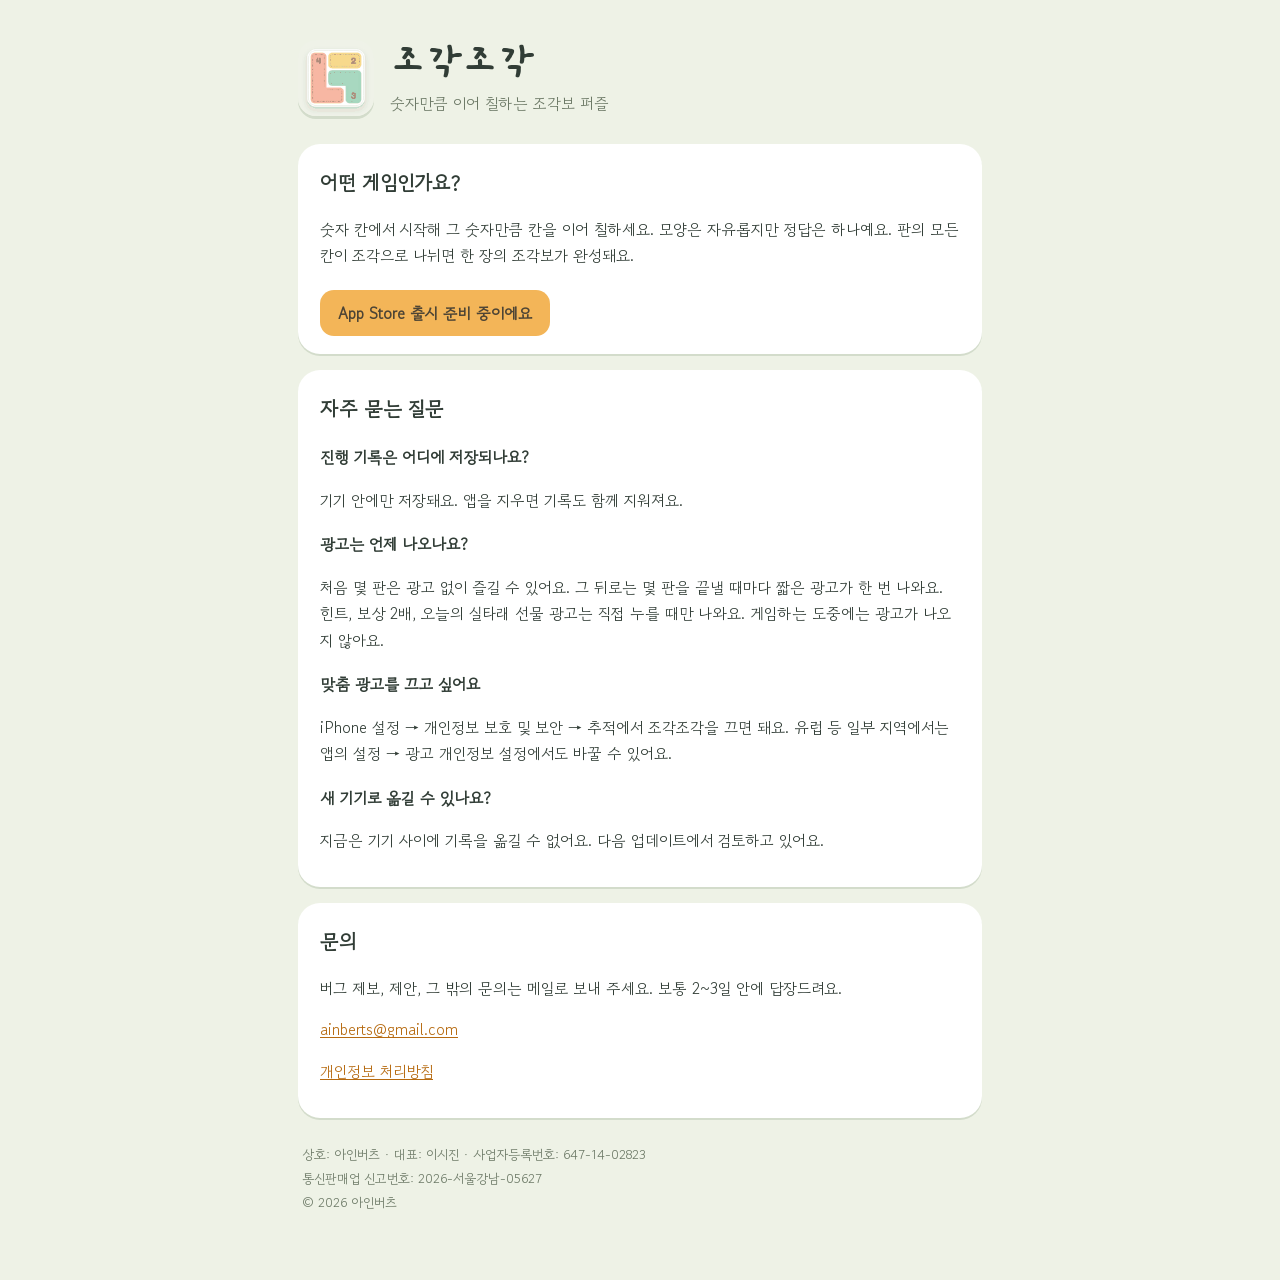
<file: jogakjogak/index.html>
<!doctype html>
<html lang="ko">
<head>
<meta charset="utf-8">
<meta name="viewport" content="width=device-width, initial-scale=1">
<title>조각조각 · 고객 지원</title>
<meta name="description" content="조각조각 — 숫자만큼 이어 칠하는 조각보 퍼즐. 고객 지원과 문의.">
<link rel="icon" href="icon.png">
<link rel="preconnect" href="https://fonts.googleapis.com">
<link rel="preconnect" href="https://fonts.gstatic.com" crossorigin>
<link rel="stylesheet" href="https://fonts.googleapis.com/css2?family=Gaegu:wght@700&family=Gowun+Dodum&display=swap">
<link rel="stylesheet" href="style.css">
</head>
<body>
<main>
  <header class="top">
    <img src="icon.png" alt="조각조각 앱 아이콘">
    <div><h1>조각조각</h1><p class="tagline">숫자만큼 이어 칠하는 조각보 퍼즐</p></div>
  </header>

  <section>
    <h2>어떤 게임인가요?</h2>
    <p>숫자 칸에서 시작해 그 숫자만큼 칸을 이어 칠하세요. 모양은 자유롭지만 정답은 하나예요.
      판의 모든 칸이 조각으로 나뉘면 한 장의 조각보가 완성돼요.</p>
    <p class="btn" style="display:inline-block;margin:6px 0 0;opacity:.85">App Store 출시 준비 중이에요</p>
  </section>

  <section>
    <h2>자주 묻는 질문</h2>
    <h3>진행 기록은 어디에 저장되나요?</h3>
    <p>기기 안에만 저장돼요. 앱을 지우면 기록도 함께 지워져요.</p>
    <h3>광고는 언제 나오나요?</h3>
    <p>처음 몇 판은 광고 없이 즐길 수 있어요. 그 뒤로는 몇 판을 끝낼 때마다 짧은 광고가 한 번 나와요.
      힌트, 보상 2배, 오늘의 실타래 선물 광고는 직접 누를 때만 나와요. 게임하는 도중에는 광고가 나오지 않아요.</p>
    <h3>맞춤 광고를 끄고 싶어요</h3>
    <p>iPhone 설정 → 개인정보 보호 및 보안 → 추적에서 조각조각을 끄면 돼요. 유럽 등 일부 지역에서는 앱의 설정 → 광고 개인정보 설정에서도 바꿀 수 있어요.</p>
    <h3>새 기기로 옮길 수 있나요?</h3>
    <p>지금은 기기 사이에 기록을 옮길 수 없어요. 다음 업데이트에서 검토하고 있어요.</p>
  </section>

  <section>
    <h2>문의</h2>
    <p>버그 제보, 제안, 그 밖의 문의는 메일로 보내 주세요. 보통 2~3일 안에 답장드려요.</p>
    <p><a href="mailto:ainberts@gmail.com">ainberts@gmail.com</a></p>
    <p><a href="privacy.html">개인정보 처리방침</a></p>
  </section>

  <footer>
    <p>상호: 아인버츠 · 대표: 이시진 · 사업자등록번호: 647-14-02823</p>
    <p>통신판매업 신고번호: 2026-서울강남-05627</p>
    <p>© 2026 아인버츠</p>
  </footer>
</main>
</body>
</html>
</file>
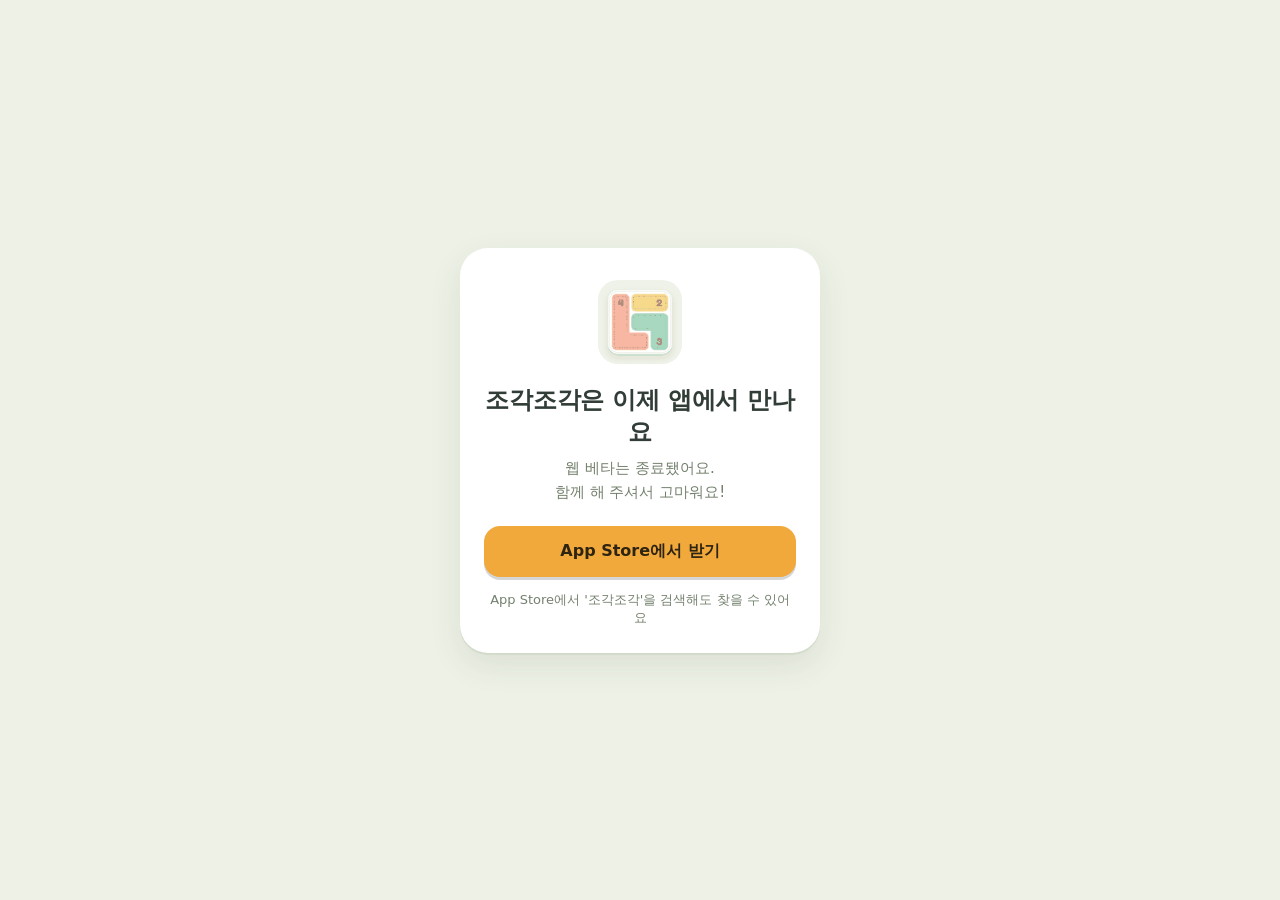
<file: jogakjogak/play/index.html>
<!doctype html>
<html lang="ko">
<head>
<meta charset="utf-8">
<meta name="viewport" content="width=device-width, initial-scale=1, viewport-fit=cover">
<meta name="robots" content="noindex">
<meta name="theme-color" content="#eef2e6">
<title>조각조각 · 앱에서 만나요</title>
<link rel="icon" href="../icon.png">
<link rel="apple-touch-icon" href="../icon.png">
<style>
  :root { --bg: #eef2e6; --surface: #fff; --ink: #313d36; --muted: #74816e; --line: #d3dccb; --accent: #f2a93b; --accent-ink: #2e2412; }
  * { box-sizing: border-box; }
  html, body { height: 100%; margin: 0; }
  body {
    display: grid; place-items: center; padding: 24px 16px; background: var(--bg); color: var(--ink);
    font-family: "Apple SD Gothic Neo", "Malgun Gothic", system-ui, sans-serif; text-align: center;
  }
  .card { width: 100%; max-width: 360px; padding: 32px 24px 26px; border-radius: 28px; background: var(--surface); box-shadow: 0 2px 0 var(--line), 0 12px 32px rgba(49, 61, 54, .1); }
  img { width: 84px; height: 84px; border-radius: 20px; }
  h1 { margin: 16px 0 8px; font-size: 24px; letter-spacing: -.01em; }
  p { margin: 0; color: var(--muted); font-size: 15px; line-height: 1.6; }
  a.btn {
    display: block; margin-top: 22px; padding: 15px 18px; border-radius: 16px; background: var(--accent); color: var(--accent-ink);
    font-weight: 700; font-size: 16px; text-decoration: none; box-shadow: 0 3px 0 rgba(0, 0, 0, .16);
  }
  small { display: block; margin-top: 14px; color: var(--muted); font-size: 13px; }
</style>
</head>
<body>
  <main class="card">
    <img src="../icon.png" alt="">
    <h1>조각조각은 이제 앱에서 만나요</h1>
    <p>웹 베타는 종료됐어요.<br>함께 해 주셔서 고마워요!</p>
    <a class="btn" href="https://apps.apple.com/kr/app/id6820933439">App Store에서 받기</a>
    <small>App Store에서 '조각조각'을 검색해도 찾을 수 있어요</small>
  </main>
</body>
</html>
</file>
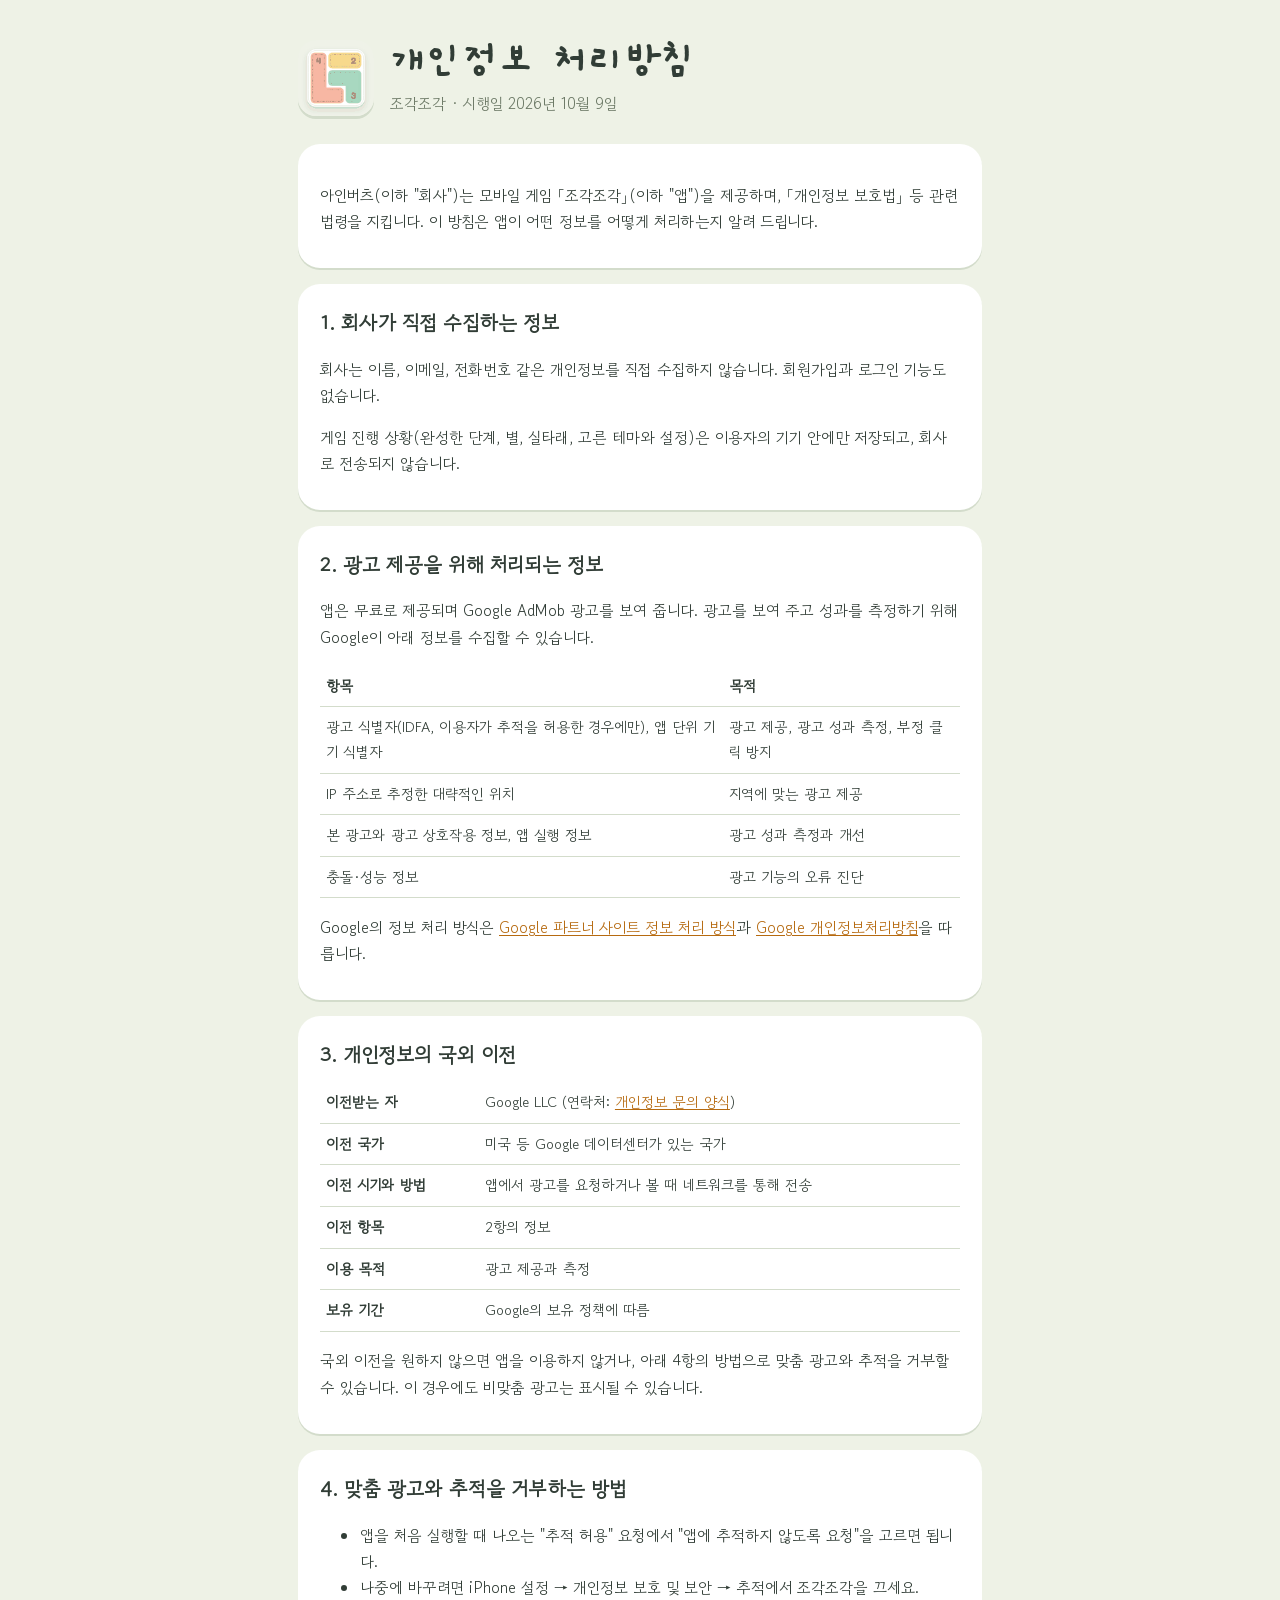
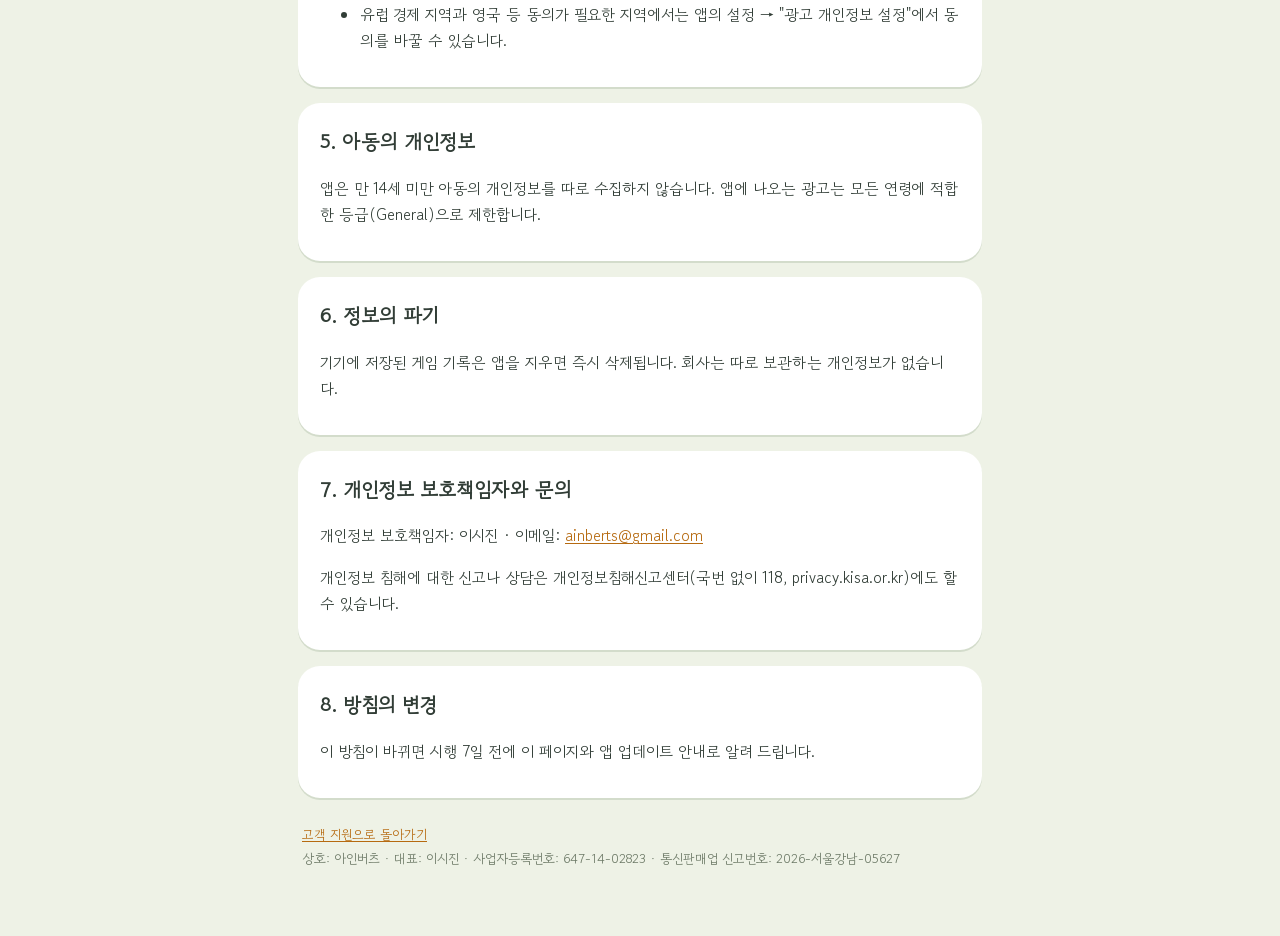
<file: jogakjogak/privacy.html>
<!doctype html>
<html lang="ko">
<head>
<meta charset="utf-8">
<meta name="viewport" content="width=device-width, initial-scale=1">
<title>조각조각 · 개인정보 처리방침</title>
<link rel="icon" href="icon.png">
<link rel="preconnect" href="https://fonts.googleapis.com">
<link rel="preconnect" href="https://fonts.gstatic.com" crossorigin>
<link rel="stylesheet" href="https://fonts.googleapis.com/css2?family=Gaegu:wght@700&family=Gowun+Dodum&display=swap">
<link rel="stylesheet" href="style.css">
</head>
<body>
<main>
  <header class="top">
    <img src="icon.png" alt="조각조각 앱 아이콘">
    <div><h1>개인정보 처리방침</h1><p class="tagline">조각조각 · 시행일 2026년 10월 9일</p></div>
  </header>

  <section>
    <p>아인버츠(이하 "회사")는 모바일 게임 「조각조각」(이하 "앱")을 제공하며, 「개인정보 보호법」 등 관련 법령을 지킵니다.
      이 방침은 앱이 어떤 정보를 어떻게 처리하는지 알려 드립니다.</p>
  </section>

  <section>
    <h2>1. 회사가 직접 수집하는 정보</h2>
    <p>회사는 이름, 이메일, 전화번호 같은 개인정보를 직접 수집하지 않습니다. 회원가입과 로그인 기능도 없습니다.</p>
    <p>게임 진행 상황(완성한 단계, 별, 실타래, 고른 테마와 설정)은 이용자의 기기 안에만 저장되고, 회사로 전송되지 않습니다.</p>
  </section>

  <section>
    <h2>2. 광고 제공을 위해 처리되는 정보</h2>
    <p>앱은 무료로 제공되며 Google AdMob 광고를 보여 줍니다. 광고를 보여 주고 성과를 측정하기 위해 Google이 아래 정보를 수집할 수 있습니다.</p>
    <div class="wrap"><table>
      <tr><th>항목</th><th>목적</th></tr>
      <tr><td>광고 식별자(IDFA, 이용자가 추적을 허용한 경우에만), 앱 단위 기기 식별자</td><td>광고 제공, 광고 성과 측정, 부정 클릭 방지</td></tr>
      <tr><td>IP 주소로 추정한 대략적인 위치</td><td>지역에 맞는 광고 제공</td></tr>
      <tr><td>본 광고와 광고 상호작용 정보, 앱 실행 정보</td><td>광고 성과 측정과 개선</td></tr>
      <tr><td>충돌·성능 정보</td><td>광고 기능의 오류 진단</td></tr>
    </table></div>
    <p>Google의 정보 처리 방식은 <a href="https://policies.google.com/technologies/partner-sites?hl=ko">Google 파트너 사이트 정보 처리 방식</a>과
      <a href="https://policies.google.com/privacy?hl=ko">Google 개인정보처리방침</a>을 따릅니다.</p>
  </section>

  <section>
    <h2>3. 개인정보의 국외 이전</h2>
    <div class="wrap"><table>
      <tr><th>이전받는 자</th><td>Google LLC (연락처: <a href="https://support.google.com/policies/contact/general_privacy_form">개인정보 문의 양식</a>)</td></tr>
      <tr><th>이전 국가</th><td>미국 등 Google 데이터센터가 있는 국가</td></tr>
      <tr><th>이전 시기와 방법</th><td>앱에서 광고를 요청하거나 볼 때 네트워크를 통해 전송</td></tr>
      <tr><th>이전 항목</th><td>2항의 정보</td></tr>
      <tr><th>이용 목적</th><td>광고 제공과 측정</td></tr>
      <tr><th>보유 기간</th><td>Google의 보유 정책에 따름</td></tr>
    </table></div>
    <p>국외 이전을 원하지 않으면 앱을 이용하지 않거나, 아래 4항의 방법으로 맞춤 광고와 추적을 거부할 수 있습니다.
      이 경우에도 비맞춤 광고는 표시될 수 있습니다.</p>
  </section>

  <section>
    <h2>4. 맞춤 광고와 추적을 거부하는 방법</h2>
    <ul>
      <li>앱을 처음 실행할 때 나오는 "추적 허용" 요청에서 "앱에 추적하지 않도록 요청"을 고르면 됩니다.</li>
      <li>나중에 바꾸려면 iPhone 설정 → 개인정보 보호 및 보안 → 추적에서 조각조각을 끄세요.</li>
      <li>유럽 경제 지역과 영국 등 동의가 필요한 지역에서는 앱의 설정 → "광고 개인정보 설정"에서 동의를 바꿀 수 있습니다.</li>
    </ul>
  </section>

  <section>
    <h2>5. 아동의 개인정보</h2>
    <p>앱은 만 14세 미만 아동의 개인정보를 따로 수집하지 않습니다. 앱에 나오는 광고는 모든 연령에 적합한 등급(General)으로 제한합니다.</p>
  </section>

  <section>
    <h2>6. 정보의 파기</h2>
    <p>기기에 저장된 게임 기록은 앱을 지우면 즉시 삭제됩니다. 회사는 따로 보관하는 개인정보가 없습니다.</p>
  </section>

  <section>
    <h2>7. 개인정보 보호책임자와 문의</h2>
    <p>개인정보 보호책임자: 이시진 · 이메일: <a href="mailto:ainberts@gmail.com">ainberts@gmail.com</a></p>
    <p>개인정보 침해에 대한 신고나 상담은 개인정보침해신고센터(국번 없이 118, privacy.kisa.or.kr)에도 할 수 있습니다.</p>
  </section>

  <section>
    <h2>8. 방침의 변경</h2>
    <p>이 방침이 바뀌면 시행 7일 전에 이 페이지와 앱 업데이트 안내로 알려 드립니다.</p>
  </section>

  <footer>
    <p><a href="index.html">고객 지원으로 돌아가기</a></p>
    <p>상호: 아인버츠 · 대표: 이시진 · 사업자등록번호: 647-14-02823 · 통신판매업 신고번호: 2026-서울강남-05627</p>
  </footer>
</main>
</body>
</html>
</file>
<file: jogakjogak/style.css>
:root { --bg: #eef2e6; --surface: #ffffff; --ink: #313d36; --muted: #6b7865; --line: #d3dccb; --accent: #f2a93b; }
* { box-sizing: border-box; }
body {
  margin: 0; background: var(--bg); color: var(--ink);
  font-family: "Gowun Dodum", "Apple SD Gothic Neo", "Malgun Gothic", system-ui, sans-serif; line-height: 1.7;
}
main { max-width: 720px; margin: 0 auto; padding: 40px 18px 56px; }
header.top { display: flex; align-items: center; gap: 16px; margin-bottom: 28px; }
header.top img { width: 76px; height: 76px; border-radius: 18px; box-shadow: 0 3px 0 var(--line); }
h1 { font-family: "Gaegu", "Gowun Dodum", sans-serif; font-size: 44px; line-height: 1; margin: 0; }
.tagline { margin: 6px 0 0; color: var(--muted); }
section { background: var(--surface); border-radius: 22px; padding: 22px 22px 18px; margin: 16px 0; box-shadow: 0 2px 0 var(--line); }
h2 { font-size: 20px; margin: 0 0 10px; }
h3 { font-size: 16px; margin: 18px 0 4px; }
p, li { font-size: 15.5px; }
a { color: #b66a10; }
.btn { display: inline-block; margin-top: 6px; padding: 10px 18px; border-radius: 14px; background: var(--accent); color: #2e2412; font-weight: 700; text-decoration: none; }
table { width: 100%; border-collapse: collapse; font-size: 14.5px; }
th, td { text-align: left; padding: 8px 6px; border-bottom: 1px solid var(--line); vertical-align: top; }
.wrap { overflow-x: auto; }
footer { color: var(--muted); font-size: 13px; padding: 8px 4px; }
footer p { margin: 2px 0; font-size: 13px; }
</file>
